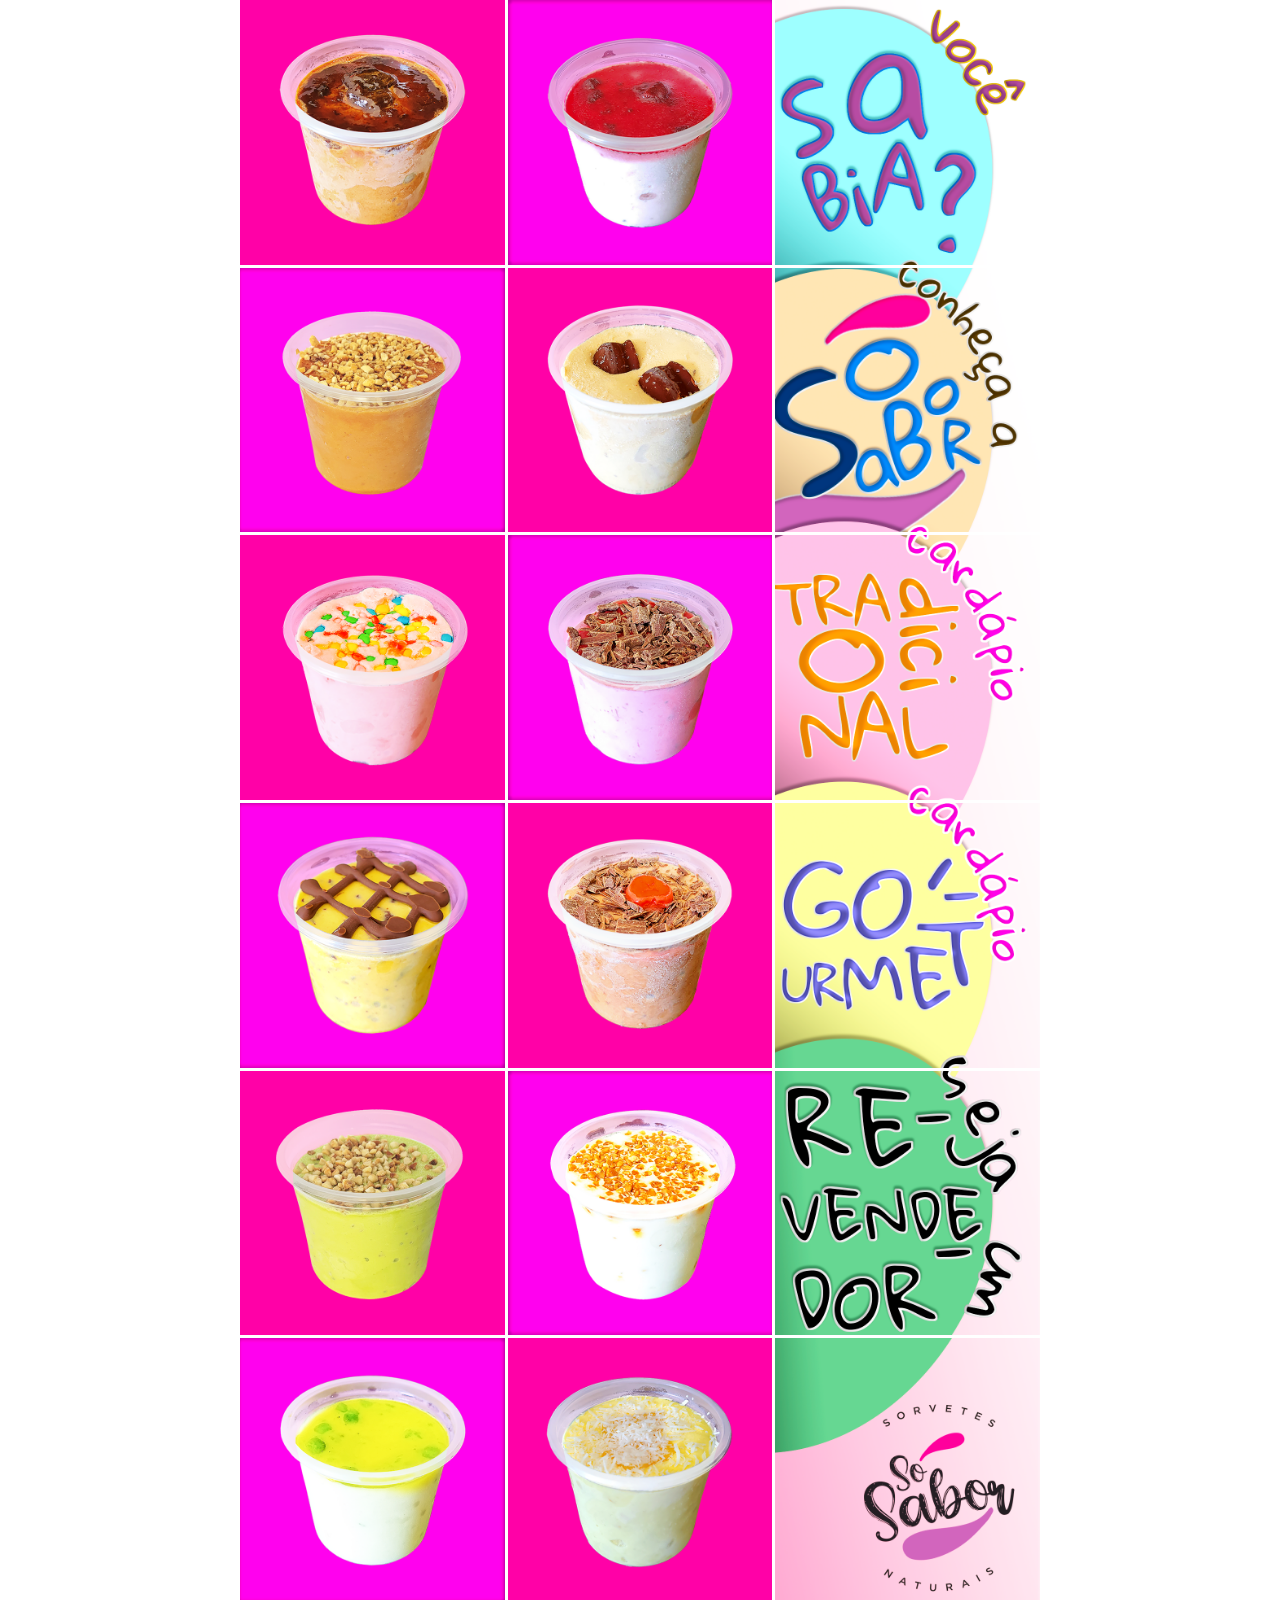
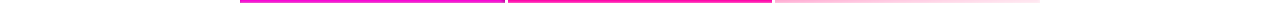
<file: index.html>
<!DOCTYPE html>
<html lang="pt-BR">
<head>
    <meta charset="UTF-8">
    <meta http-equiv="X-UA-Compatible" content="IE=edge">
    <meta name="viewport" content="width=device-width, initial-scale=1.0">
    <link rel="stylesheet" href="estilo/style.css">
    <title>Só Sabor - Sorvetes Naturais</title>
</head>
<body>
    
    <div class="grid1">
        <div>
            <img src="imagens/img-18.png" alt="Foto post 1">
        </div>
        <div>
            <img src="imagens/img-17.png" alt="Foto post 2">
        </div>
        <div>
            <a href="links/voce-sabia.html" target="_blank">
                <img src="imagens/img-16.png" alt="Foto post 3"></a>
        </div>
        <div>
            <img src="imagens/img-15.png" alt="Foto post 4">
        </div>
        <div>
            <img src="imagens/img-14.png" alt="Foto post 5">
        </div>
        <div>
            <a href="links/so-sabor.html" target="_blank">
                <img src="imagens/img-13.png" alt="Foto post 6"></a>
        </div>
        <div>
            <img src="imagens/img-12.png" alt="Foto post 7">
        </div>
        <div>
            <img src="imagens/img-11.png" alt="Foto post 8">
        </div>
        <div>
            <a href="links/tradicional.html" target="_blank">
                <img src="imagens/img-10.png" alt="Foto post 9"></a>
        </div>
        <div>
            <img src="imagens/img-09.png" alt="Foto post 10">
        </div>
        <div>
            <img src="imagens/img-08.png" alt="Foto post 11">
        </div>
        <div>
            <a href="links/gourmet.html" target="_blank">
                <img src="imagens/img-07.png" alt="Foto post 12"></a>
        </div>
        <div>
            <img src="imagens/img-06.png" alt="Foto post 13">
        </div>
        <div>
            <img src="imagens/img-05.png" alt="Foto post 14">
        </div>
        <div>
            <a href="links/revendedor.html" target="_blank">
                <img src="imagens/img-04.png" alt="Foto post 15"></a>
        </div>
        <div>
            <img src="imagens/img-03.png" alt="Foto post 16">
        </div>
        <div>
            <img src="imagens/img-02.png" alt="Foto post 17">
        </div>
        <div>
            <img src="imagens/img-01.png" alt="Foto post 18">
        </div>
    </div>
    
</body>
</html>
</file>
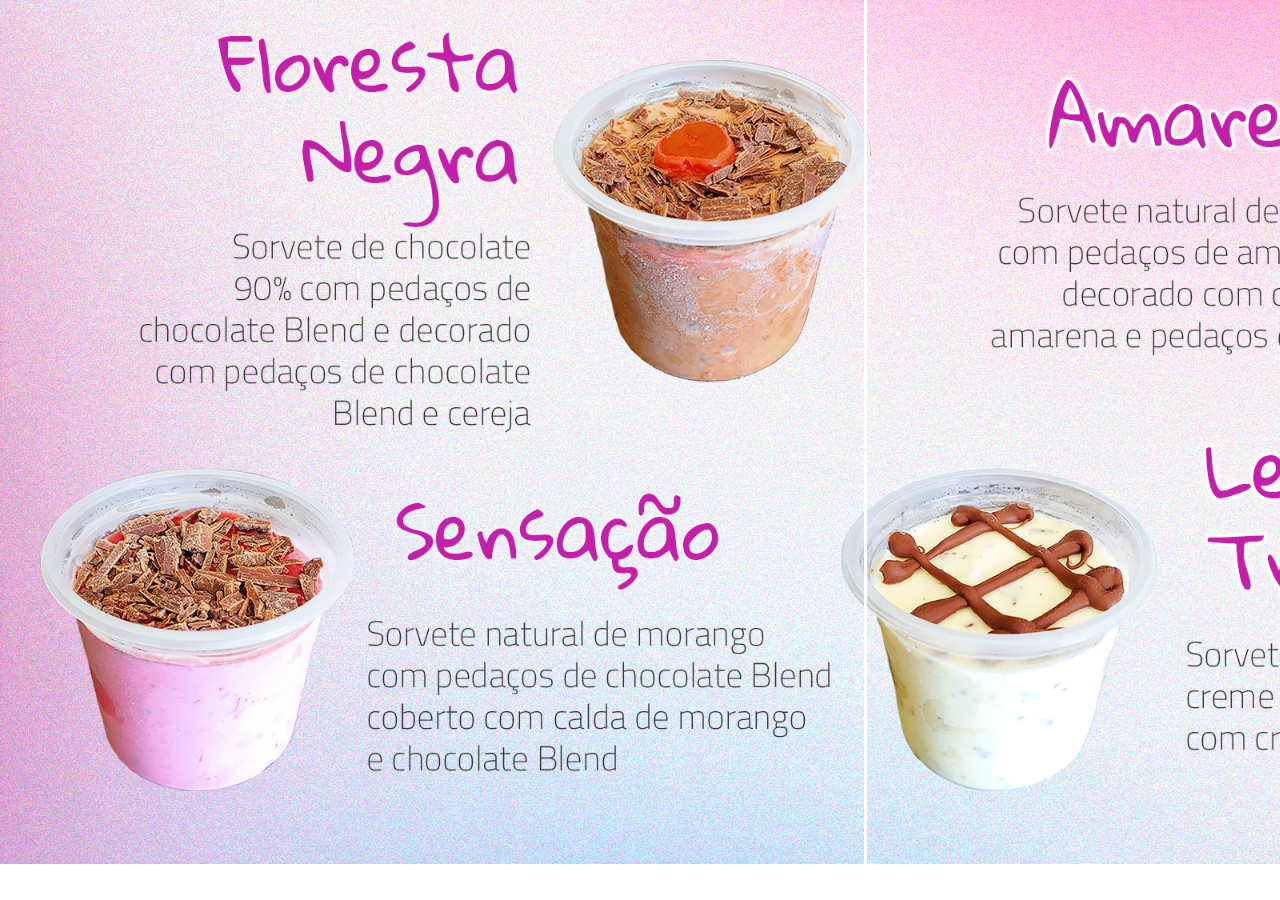
<file: links/gourmet.html>
<!DOCTYPE html>
<html lang="pt-BR">
<head>
    <meta charset="UTF-8">
    <meta http-equiv="X-UA-Compatible" content="IE=edge">
    <meta name="viewport" content="width=device-width, initial-scale=1.0">
    <link rel="stylesheet" href="../estilo/stylelinks.css">
    <title>Sorvetes Gourmet 250ml</title>
</head>
<body>
    <section class="flex">
        <div>
            <img src="../imagens/car-gourmet_01.png" alt="Foto post 1">
        </div>
        <div>
            <img src="../imagens/car-gourmet_02.png" alt="Foto post 2">
        </div>
        <div>
            <img src="../imagens/car-gourmet_03.png" alt="Foto post 3">
        </div>
        <div>
            <img src="../imagens/car-gourmet_04.png" alt="Foto post 4">
        </div>
        <div>
            <img src="../imagens/car-gourmet_05.png" alt="Foto post 5">
        </div>
        <div>
            <img src="../imagens/car-gourmet_06.png" alt="Foto post 6">
        </div>
        <div>
            <img src="../imagens/car-gourmet_07.png" alt="Foto post 7">
        </div>
        <div>
            <img src="../imagens/car-gourmet_08.png" alt="Foto post 8">
        </div>        
    </section>    
</body>
</html>
</file>
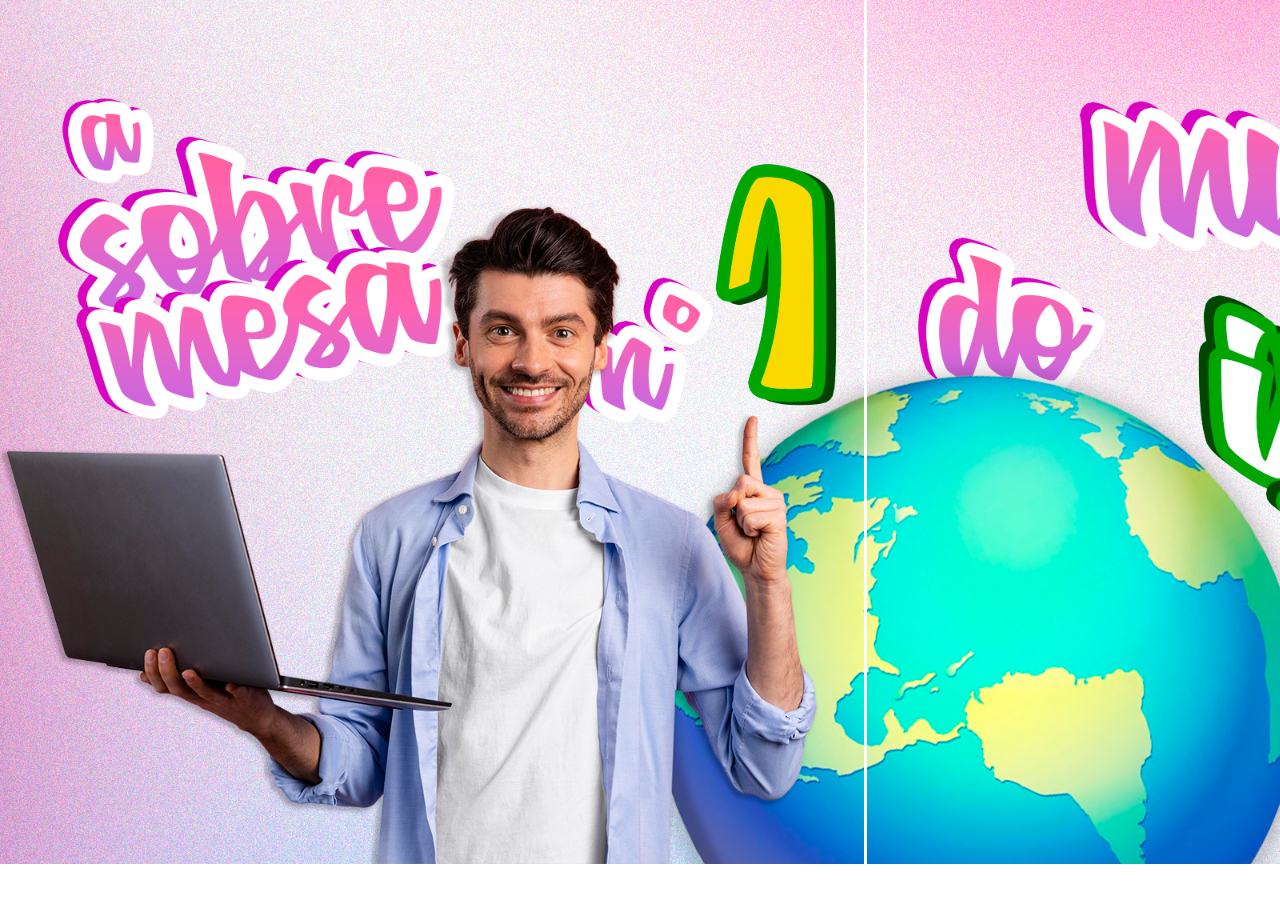
<file: links/revendedor.html>
<!DOCTYPE html>
<html lang="pt-BR">
<head>
    <meta charset="UTF-8">
    <meta http-equiv="X-UA-Compatible" content="IE=edge">
    <meta name="viewport" content="width=device-width, initial-scale=1.0">
    <link rel="stylesheet" href="../estilo/stylelinks.css">
    <title>Seja um Revendedor</title>
</head>
<body>
    <section class="flex">
        <div>
            <img src="../imagens/car-revendedor_01.png" alt="Foto post 1">
        </div>
        <div>
            <img src="../imagens/car-revendedor_02.png" alt="Foto post 2">
        </div>
        <div>
            <img src="../imagens/car-revendedor_03.png" alt="Foto post 3">
        </div>
        <div>
            <img src="../imagens/car-revendedor_04.png" alt="Foto post 4">
        </div>
        <div>
            <img src="../imagens/car-revendedor_05.png" alt="Foto post 5">
        </div>
        <div>
            <img src="../imagens/car-revendedor_06.png" alt="Foto post 6">
        </div>
        <div>
            <img src="../imagens/car-revendedor_07.png" alt="Foto post 7">
        </div>
        <div>
            <img src="../imagens/car-revendedor_08.png" alt="Foto post 8">
        </div>        
    </section>    
</body>
</html>
</file>
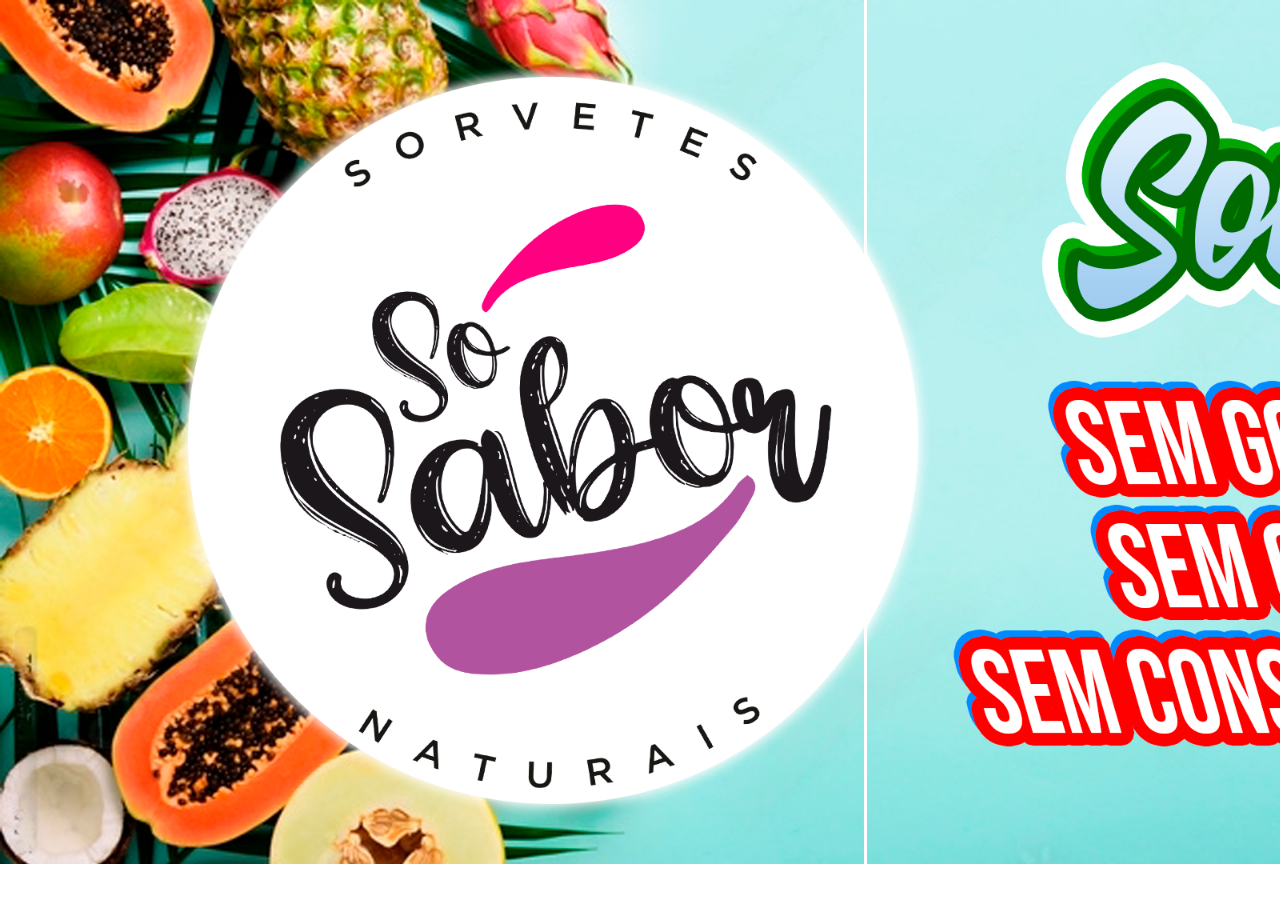
<file: links/so-sabor.html>
<!DOCTYPE html>
<html lang="pt-BR">
<head>
    <meta charset="UTF-8">
    <meta http-equiv="X-UA-Compatible" content="IE=edge">
    <meta name="viewport" content="width=device-width, initial-scale=1.0">
    <link rel="stylesheet" href="../estilo/stylelinks.css">
    <title>Conheça a Só Sabor</title>
</head>
<body>
    <section class="flex">
        <div>
            <img src="../imagens/car-so-cabor_01.png" alt="Foto post 1">
        </div>
        <div>
            <img src="../imagens/car-so-cabor_02.png" alt="Foto post 2">
        </div>
        <div>
            <img src="../imagens/car-so-cabor_03.png" alt="Foto post 3">
        </div>
        <div>
            <img src="../imagens/car-so-cabor_04.png" alt="Foto post 4">
        </div>
        <div>
            <img src="../imagens/car-so-cabor_05.png" alt="Foto post 5">
        </div>
        <div>
            <img src="../imagens/car-so-cabor_06.png" alt="Foto post 6">
        </div>
        <div>
            <img src="../imagens/car-so-cabor_07.png" alt="Foto post 7">
        </div>
        <div>
            <img src="../imagens/car-so-cabor_08.png" alt="Foto post 8">
        </div>        
    </section>    
</body>
</html>
</file>
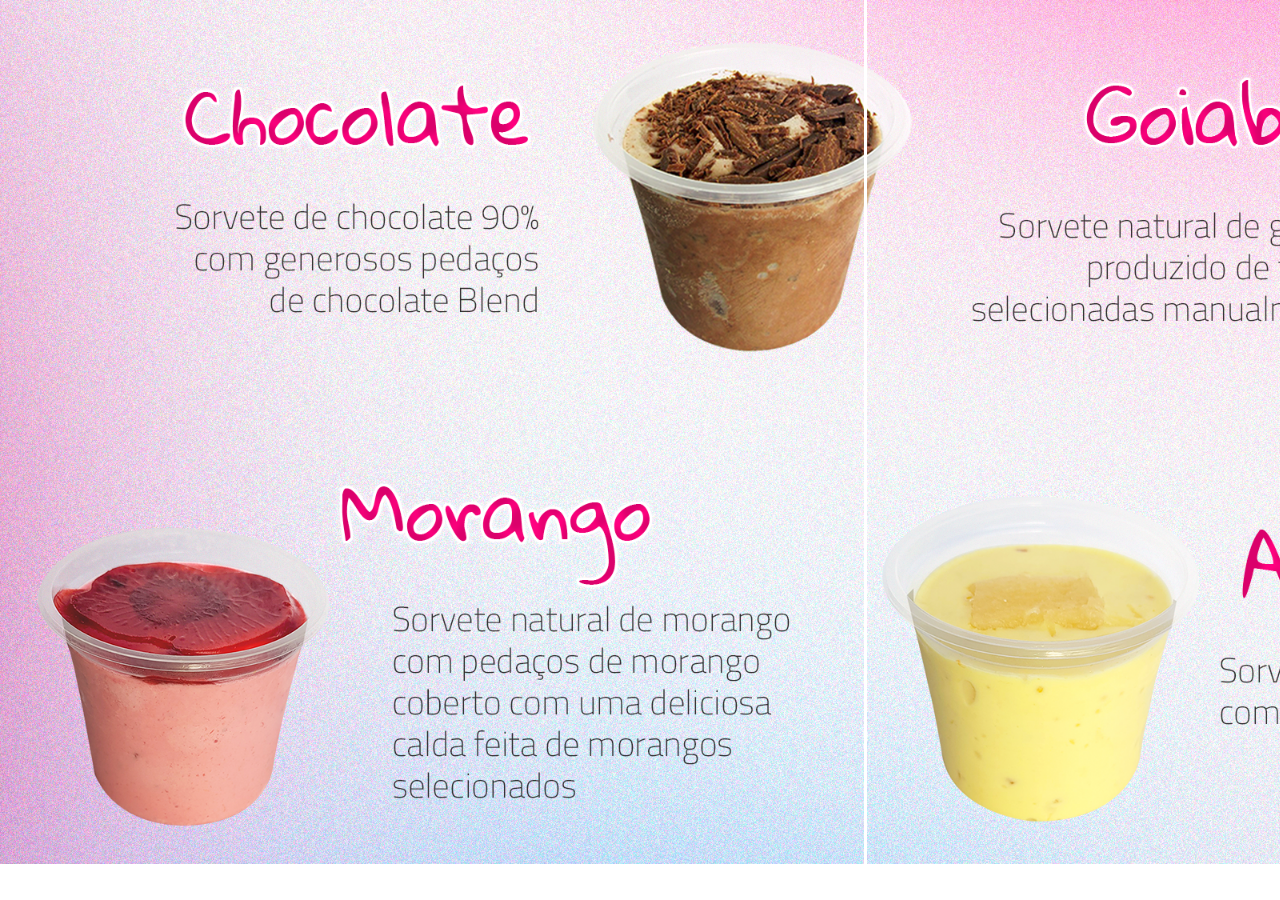
<file: links/tradicional.html>
<!DOCTYPE html>
<html lang="pt-BR">
<head>
    <meta charset="UTF-8">
    <meta http-equiv="X-UA-Compatible" content="IE=edge">
    <meta name="viewport" content="width=device-width, initial-scale=1.0">
    <link rel="stylesheet" href="../estilo/stylelinks.css">
    <title>Sorvetes Tradicionais 250ml</title>
</head>
<body>
    <section class="flex">
        <div>
            <img src="../imagens/car-tradicional_01.png" alt="Foto post 1">
        </div>
        <div>
            <img src="../imagens/car-tradicional_02.png" alt="Foto post 2">
        </div>
        <div>
            <img src="../imagens/car-tradicional_03.png" alt="Foto post 3">
        </div>
        <div>
            <img src="../imagens/car-tradicional_04.png" alt="Foto post 4">
        </div>
        <div>
            <img src="../imagens/car-tradicional_05.png" alt="Foto post 5">
        </div>
        <div>
            <img src="../imagens/car-tradicional_06.png" alt="Foto post 6">
        </div>
        <div>
            <img src="../imagens/car-tradicional_07.png" alt="Foto post 7">
        </div>
        <div>
            <img src="../imagens/car-tradicional_08.png" alt="Foto post 8">
        </div>        
    </section>    
</body>
</html>
</file>
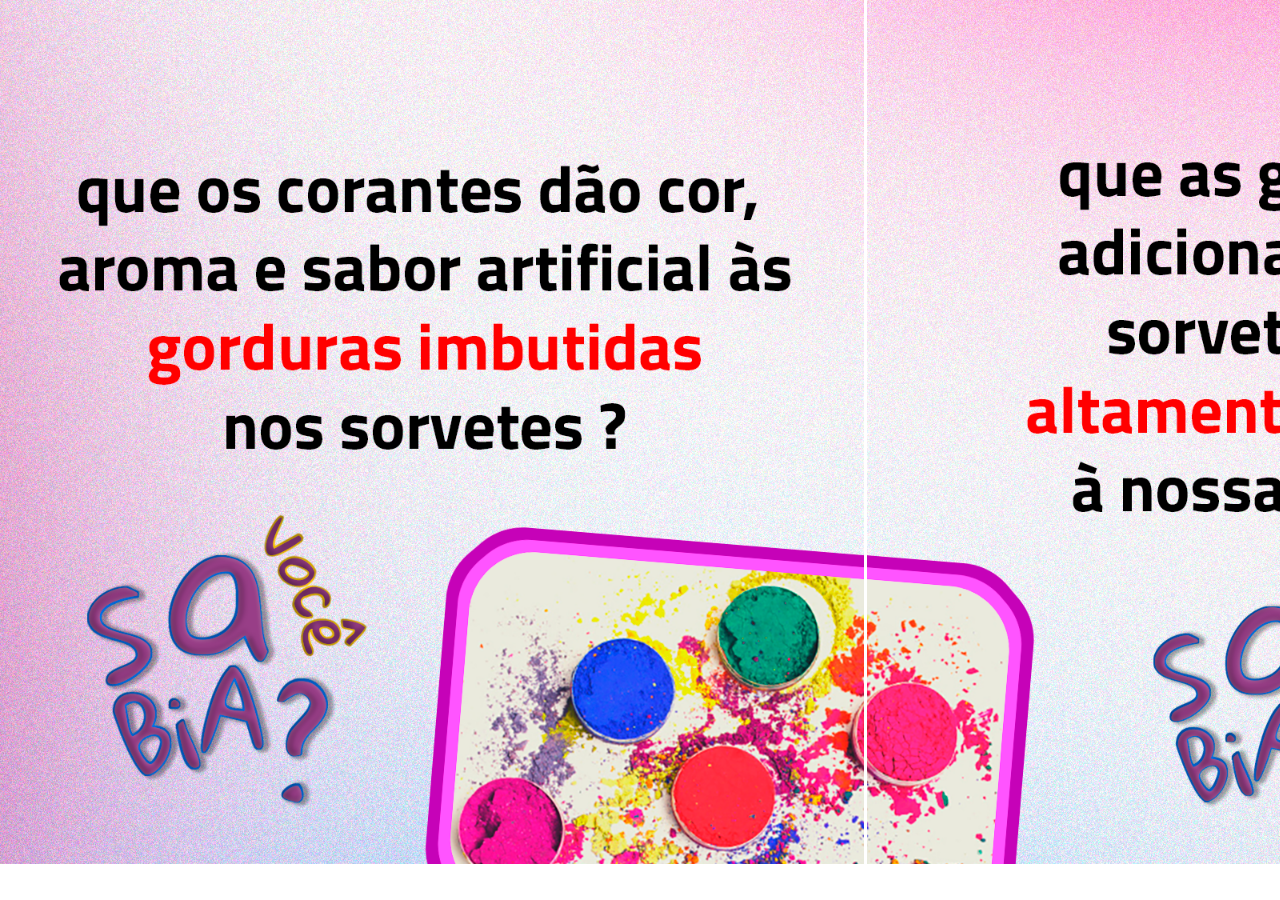
<file: links/voce-sabia.html>
<!DOCTYPE html>
<html lang="pt-BR">
<head>
    <meta charset="UTF-8">
    <meta http-equiv="X-UA-Compatible" content="IE=edge">
    <meta name="viewport" content="width=device-width, initial-scale=1.0">
    <link rel="stylesheet" href="../estilo/stylelinks.css">
    <title>Voce Sabia ?</title>
</head>
<body>
    <section class="flex">
        <div>
            <img src="../imagens/car-vc-sabia_01.png" alt="Foto post 1">
        </div>
        <div>
            <img src="../imagens/car-vc-sabia_02.png" alt="Foto post 2">
        </div>
        <div>
            <img src="../imagens/car-vc-sabia_03.png" alt="Foto post 3">
        </div>
        <div>
            <img src="../imagens/car-vc-sabia_04.png" alt="Foto post 4">
        </div>
        <div>
            <img src="../imagens/car-vc-sabia_05.png" alt="Foto post 5">
        </div>
        <div>
            <img src="../imagens/car-vc-sabia_06.png" alt="Foto post 6">
        </div>
        <div>
            <img src="../imagens/car-vc-sabia_07.png" alt="Foto post 7">
        </div>
        <div>
            <img src="../imagens/car-vc-sabia_08.png" alt="Foto post 8">
        </div>        
    </section>    
</body>
</html>
</file>
<file: estilo/style.css>
body, ul, li, p {
    margin: 0px;   
    padding: 0px;
    list-style: none;
    font-size: 1.2rem;
    font-family: Arial, Helvetica, sans-serif;
}

a {
    text-decoration: none;
}

img {
    max-width: 100%;
    display: block;
}

.grid1 {
    display: grid;
    grid-template-columns: 1fr 1fr 1fr;
    max-width: 800px;
    margin: 0 auto;
    grid-gap: 3px;
}
</file>
<file: estilo/stylelinks.css>
body, ul, li, p {
    margin: 0px;   
    padding: 0px;
    list-style: none;
    font-size: 1.2rem;
    font-family: Arial, Helvetica, sans-serif;
}

img {
    max-height: 96vh;
    
}

.flex {
    display: grid;
    grid-template-columns: repeat(8, 1fr);
    max-height: 600px;
    max-width: 300px;
    grid-gap: 3px;
}
</file>
